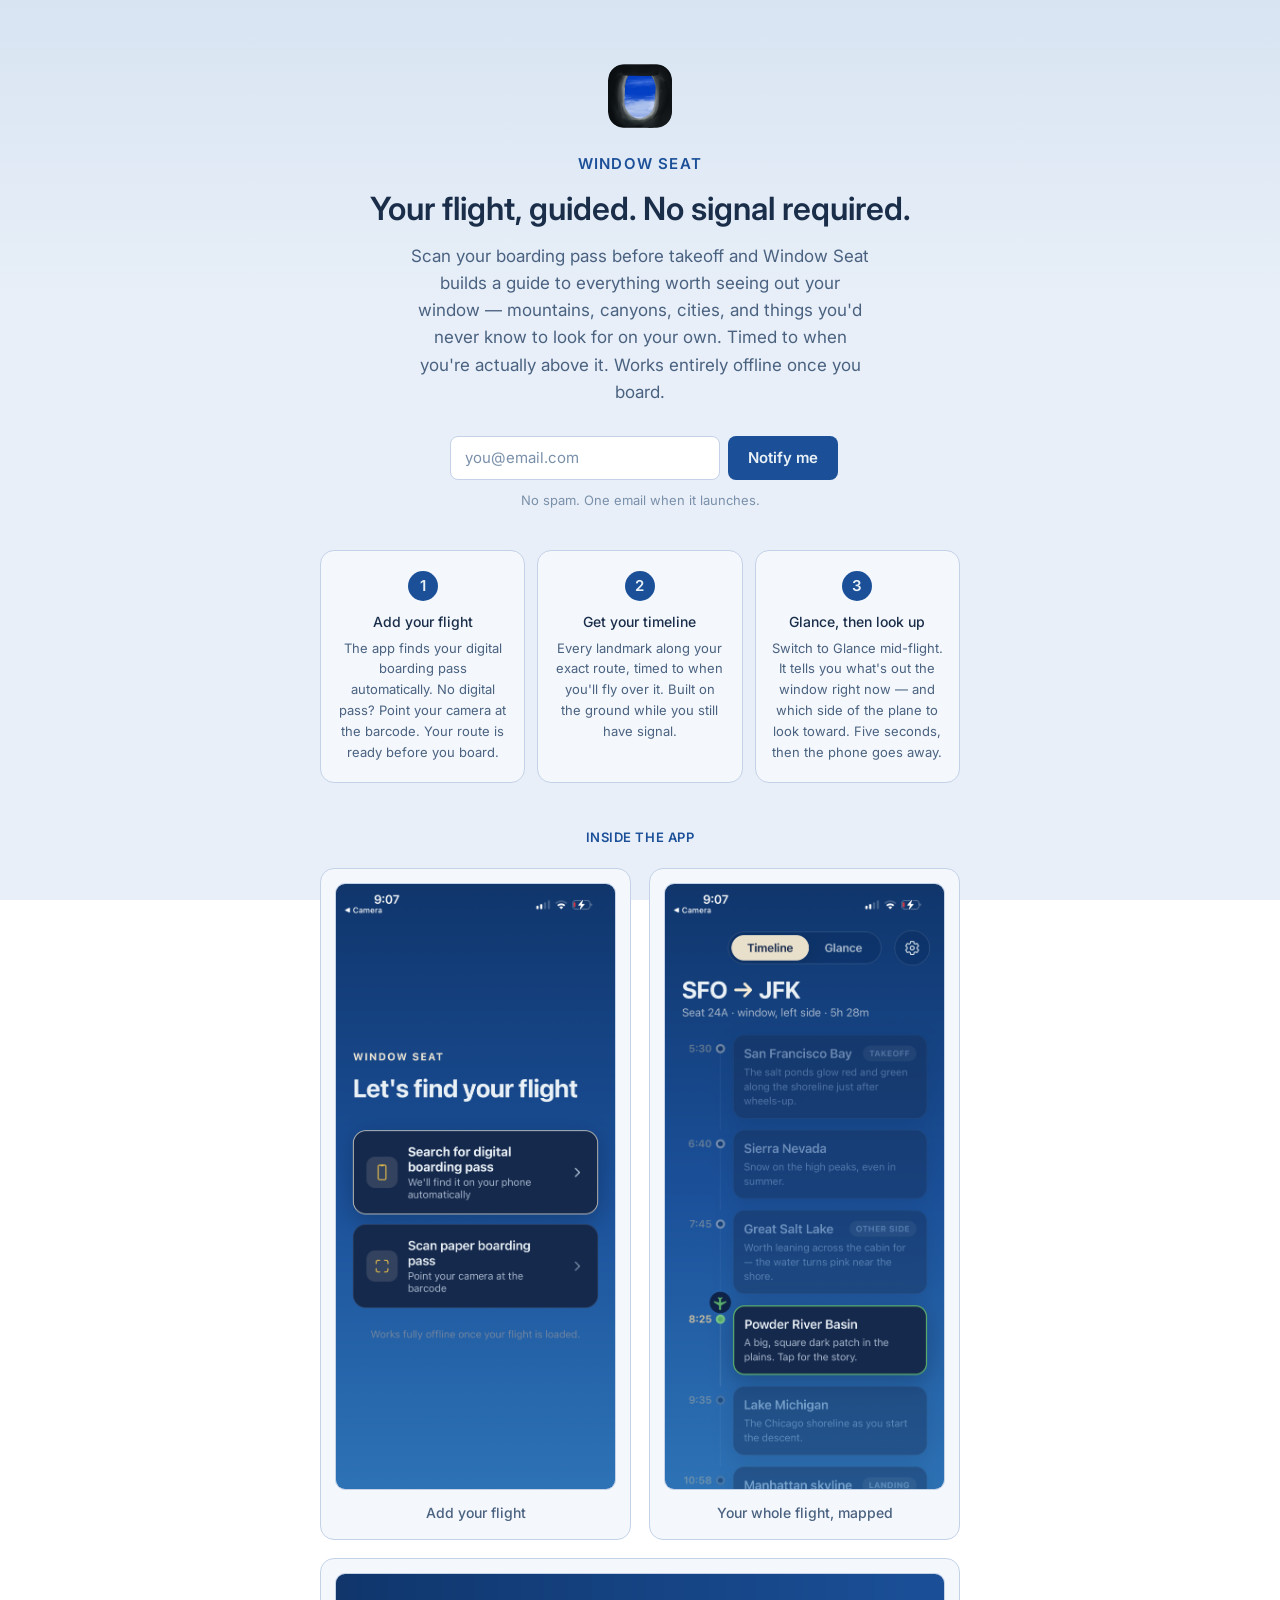
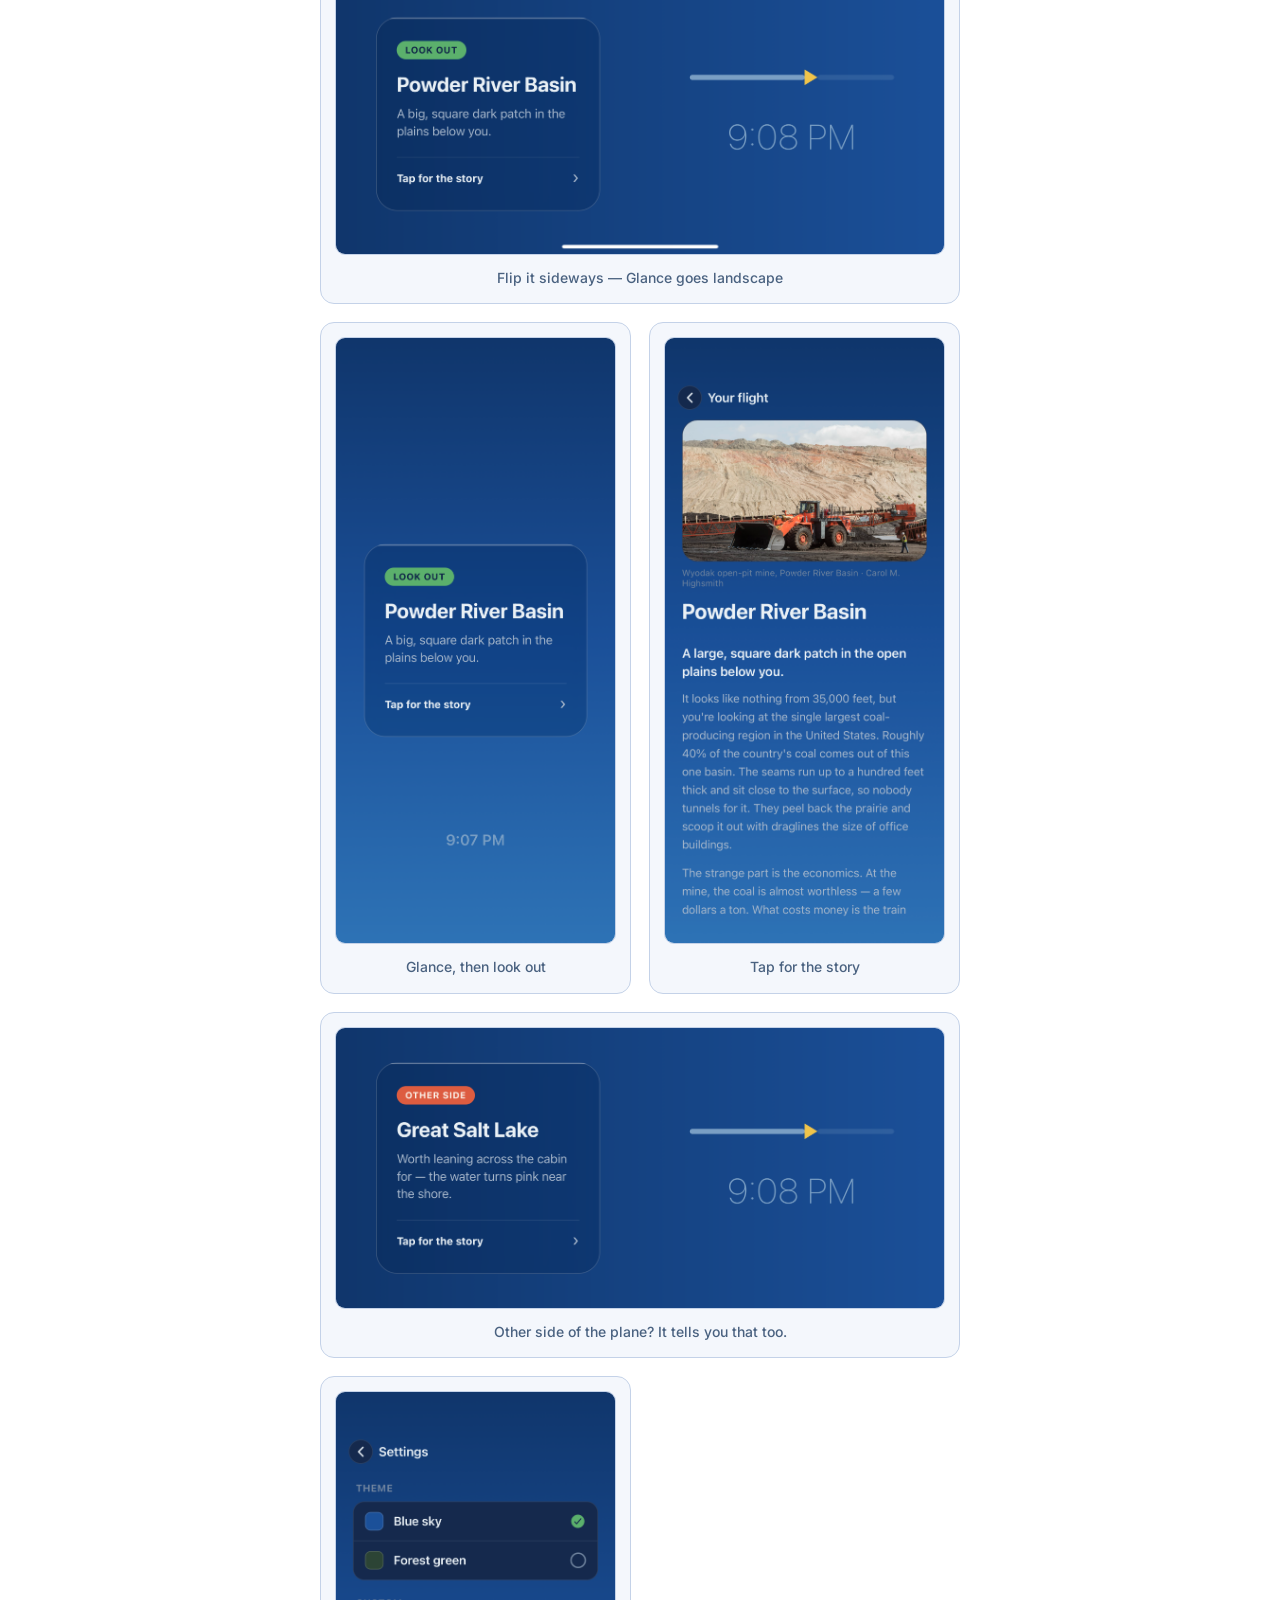
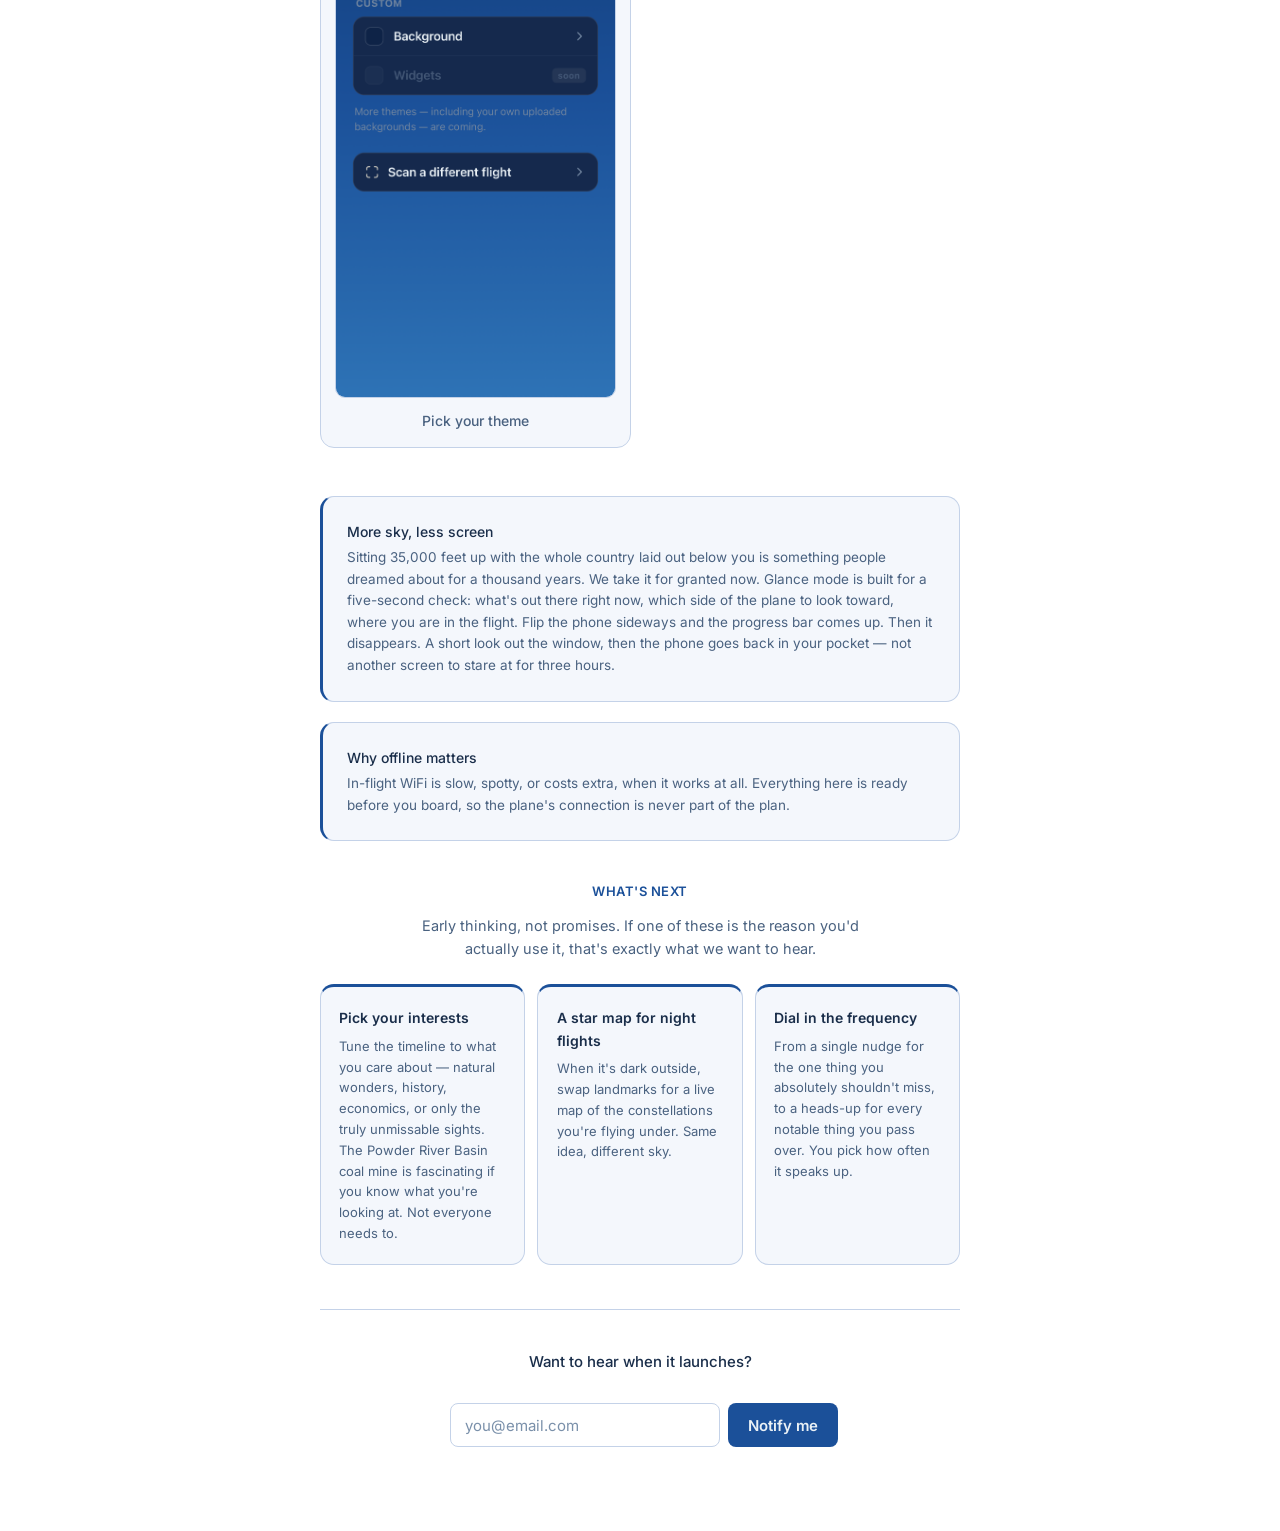
<file: index.html>
<!DOCTYPE html>
<html lang="en">
<head>
<meta charset="UTF-8">
<meta name="viewport" content="width=device-width, initial-scale=1.0">
<title>Window Seat: your flight, guided, no signal required</title>
<meta name="description" content="Window Seat: scan your boarding pass before takeoff. Get a timeline of what to look for out the window, when. No internet needed once you're in the air.">
<link rel="icon" type="image/png" href="images/app-icon.png">
<link rel="preconnect" href="https://fonts.googleapis.com">
<link rel="preconnect" href="https://fonts.gstatic.com" crossorigin>
<link href="https://fonts.googleapis.com/css2?family=Inter:wght@400;500;600&display=swap" rel="stylesheet">
<style>
  :root {
    --bg: #E8EFF8;            /* light cobalt-tinted background */
    --surface: #F4F7FC;       /* very light blue-white */
    --surface-active: #E2EAF4;
    --card: #FFFFFF;
    --border: #C4D2E8;
    --text-primary: #1A2E4A;  /* deep navy */
    --text-secondary: #4A6280;
    --text-tertiary: #7A90AA;
    --accent: #1B5099;        /* cobalt from the app */
    --accent-dark: #14396E;
    --accent-text: #EAF1F6;   /* light blue on cobalt */
    --sand: #A0B8D0;          /* muted steel blue */
    --radius-md: 8px;
    --radius-lg: 14px;
  }
  * { box-sizing: border-box; }
  body {
    margin: 0;
    font-family: 'Inter', -apple-system, BlinkMacSystemFont, sans-serif;
    background: linear-gradient(180deg, #D8E4F2 0%, var(--bg) 34%);
    background-attachment: fixed;
    color: var(--text-primary);
    line-height: 1.6;
  }
  .wrap {
    max-width: 680px;
    margin: 0 auto;
    padding: 3rem 1.25rem 4rem;
  }
  .hero {
    text-align: center;
    padding: 1rem 0 2.5rem;
  }
  .app-icon {
    width: 64px;
    height: 64px;
    border-radius: 16px;
    margin-bottom: 1rem;
  }
  .brand {
    font-size: 15px;
    font-weight: 600;
    letter-spacing: 0.08em;
    text-transform: uppercase;
    color: var(--accent);
    margin: 0 0 0.75rem;
  }
  h1 {
    font-size: clamp(26px, 5vw, 32px);
    line-height: 1.3;
    margin: 0 0 0.85rem;
    font-weight: 600;
  }
  .subhead {
    font-size: 17px;
    color: var(--text-secondary);
    max-width: 460px;
    margin: 0 auto;
  }
  form.signup {
    display: flex;
    gap: 8px;
    max-width: 380px;
    margin: 1.85rem auto 0;
  }
  input[type="email"] {
    flex: 1;
    height: 44px;
    padding: 0 14px;
    border-radius: var(--radius-md);
    border: 1px solid var(--border);
    background: var(--card);
    font-size: 15px;
    font-family: inherit;
    color: var(--text-primary);
  }
  input[type="email"]::placeholder { color: var(--text-tertiary); }
  input[type="email"]:focus {
    outline: none;
    box-shadow: 0 0 0 2px var(--accent);
  }
  button.btn-primary {
    height: 44px;
    padding: 0 20px;
    border-radius: var(--radius-md);
    border: none;
    background: var(--accent);
    color: var(--accent-text);
    font-size: 15px;
    font-weight: 600;
    font-family: inherit;
    cursor: pointer;
    white-space: nowrap;
  }
  button.btn-primary:hover { background: var(--accent-dark); }
  button.btn-primary:disabled { opacity: 0.6; cursor: default; }
  .form-note {
    font-size: 13px;
    color: var(--text-tertiary);
    margin: 10px 0 0;
  }
  .steps {
    display: grid;
    grid-template-columns: repeat(3, minmax(0, 1fr));
    gap: 12px;
    margin-bottom: 2.75rem;
  }
  .step-card {
    background: var(--surface);
    border: 1px solid var(--border);
    border-radius: var(--radius-lg);
    padding: 1.25rem 1rem;
    text-align: center;
  }
  .step-card .step-num {
    width: 30px;
    height: 30px;
    margin: 0 auto;
    border-radius: 50%;
    background: var(--accent);
    color: var(--accent-text);
    font-size: 15px;
    font-weight: 600;
    display: flex;
    align-items: center;
    justify-content: center;
  }
  .step-card p.title {
    font-size: 14px;
    font-weight: 500;
    margin: 10px 0 4px;
  }
  .step-card p.desc {
    font-size: 13px;
    color: var(--text-secondary);
    margin: 0;
  }
  .section-label {
    font-size: 13px;
    font-weight: 600;
    color: var(--accent);
    text-transform: uppercase;
    letter-spacing: 0.04em;
    text-align: center;
    margin: 0 0 1.25rem;
  }
  .ideas-lead {
    text-align: center;
    font-size: 14.5px;
    color: var(--text-secondary);
    max-width: 460px;
    margin: -0.5rem auto 1.5rem;
  }
  .ideas {
    display: grid;
    grid-template-columns: repeat(3, minmax(0, 1fr));
    gap: 12px;
    margin-bottom: 2.75rem;
  }
  .idea-card {
    background: var(--surface);
    border: 1px solid var(--border);
    border-top: 3px solid var(--accent);
    border-radius: var(--radius-lg);
    padding: 1.25rem 1.15rem;
  }
  .idea-card p.title {
    font-size: 14px;
    font-weight: 600;
    margin: 0 0 6px;
  }
  .idea-card p.desc {
    font-size: 13px;
    color: var(--text-secondary);
    margin: 0;
  }
  @media (max-width: 600px) {
    .ideas { grid-template-columns: 1fr; }
  }
  .gallery {
    display: grid;
    grid-template-columns: repeat(2, minmax(0, 1fr));
    gap: 18px;
    margin-bottom: 3rem;
  }
  .gallery figure {
    margin: 0;
    background: var(--surface);
    border: 1px solid var(--border);
    border-radius: var(--radius-lg);
    padding: 14px;
  }
  .gallery figure.wide {
    grid-column: span 2;
  }
  .gallery img {
    width: 100%;
    height: auto;
    border-radius: 10px;
    display: block;
    border: 1px solid var(--border);
  }
  .gallery figcaption {
    font-size: 14px;
    font-weight: 500;
    color: var(--text-secondary);
    text-align: center;
    margin-top: 12px;
  }
  .panel {
    background: var(--surface);
    border: 1px solid var(--border);
    border-left: 3px solid var(--accent);
    border-radius: var(--radius-lg);
    padding: 1.5rem;
    margin-bottom: 1.25rem;
    display: flex;
    align-items: flex-start;
    gap: 14px;
  }
  .panel p.title {
    font-size: 14px;
    font-weight: 500;
    margin: 0 0 4px;
  }
  .panel p.desc {
    font-size: 13.5px;
    color: var(--text-secondary);
    margin: 0;
  }
  .footer-cta {
    text-align: center;
    border-top: 1px solid var(--border);
    padding-top: 2.5rem;
    margin-top: 1.5rem;
  }
  .footer-cta p {
    font-size: 15px;
    font-weight: 500;
    margin: 0 0 1.25rem;
  }
  @media (max-width: 600px) {
    .gallery { grid-template-columns: 1fr; gap: 16px; }
  }
  @media (max-width: 480px) {
    .steps { grid-template-columns: 1fr; }
    form.signup { flex-direction: column; }
  }
</style>
</head>
<body>
<div class="wrap">

  <div class="hero">
    <img src="images/app-icon.png" alt="Window Seat app icon: looking out a plane window at a blue sky with clouds" class="app-icon">
    <p class="brand">Window Seat</p>
    <h1>Your flight, guided. No signal required.</h1>
    <p class="subhead">Scan your boarding pass before takeoff and Window Seat builds a guide to everything worth seeing out your window — mountains, canyons, cities, and things you'd never know to look for on your own. Timed to when you're actually above it. Works entirely offline once you board.</p>

    <form class="signup" id="form-top">
      <input type="email" name="email" placeholder="you@email.com" required>
      <button type="submit" class="btn-primary">Notify me</button>
    </form>
    <p class="form-note" id="note-top">No spam. One email when it launches.</p>
  </div>

  <div class="steps">
    <div class="step-card">
      <div class="step-num">1</div>
      <p class="title">Add your flight</p>
      <p class="desc">The app finds your digital boarding pass automatically. No digital pass? Point your camera at the barcode. Your route is ready before you board.</p>
    </div>
    <div class="step-card">
      <div class="step-num">2</div>
      <p class="title">Get your timeline</p>
      <p class="desc">Every landmark along your exact route, timed to when you'll fly over it. Built on the ground while you still have signal.</p>
    </div>
    <div class="step-card">
      <div class="step-num">3</div>
      <p class="title">Glance, then look up</p>
      <p class="desc">Switch to Glance mid-flight. It tells you what's out the window right now — and which side of the plane to look toward. Five seconds, then the phone goes away.</p>
    </div>
  </div>

  <p class="section-label">Inside the app</p>
  <div class="gallery">
    <figure>
      <img src="images/ss-scan.png" alt="Add your flight screen with two options: find digital boarding pass or scan paper">
      <figcaption>Add your flight</figcaption>
    </figure>
    <figure>
      <img src="images/ss-timeline.png" alt="Flight timeline from SFO to JFK showing landmarks with a plane position marker at Powder River Basin">
      <figcaption>Your whole flight, mapped</figcaption>
    </figure>
    <figure class="wide">
      <img src="images/ss-glance-ls-lookout.png" alt="Landscape glance mode: Look Out card for Powder River Basin on the left, flight progress bar and time on the right">
      <figcaption>Flip it sideways — Glance goes landscape</figcaption>
    </figure>
    <figure>
      <img src="images/ss-glance.png" alt="Portrait glance screen: glass card showing Powder River Basin with time below">
      <figcaption>Glance, then look out</figcaption>
    </figure>
    <figure>
      <img src="images/ss-story.png" alt="Landmark detail screen with a photo of the Powder River Basin coal mine and a long-form story">
      <figcaption>Tap for the story</figcaption>
    </figure>
    <figure class="wide">
      <img src="images/ss-glance-ls-otherside.png" alt="Landscape glance mode: Other Side card for Great Salt Lake, with progress bar and 9:08 PM">
      <figcaption>Other side of the plane? It tells you that too.</figcaption>
    </figure>
    <figure>
      <img src="images/ss-settings.png" alt="Settings screen showing Blue Sky and Forest Green themes, plus Custom background option">
      <figcaption>Pick your theme</figcaption>
    </figure>
  </div>

  <div class="panel">
    <div>
      <p class="title">More sky, less screen</p>
      <p class="desc">Sitting 35,000 feet up with the whole country laid out below you is something people dreamed about for a thousand years. We take it for granted now. Glance mode is built for a five-second check: what's out there right now, which side of the plane to look toward, where you are in the flight. Flip the phone sideways and the progress bar comes up. Then it disappears. A short look out the window, then the phone goes back in your pocket — not another screen to stare at for three hours.</p>
    </div>
  </div>

  <div class="panel" style="margin-bottom: 2.5rem;">
    <div>
      <p class="title">Why offline matters</p>
      <p class="desc">In-flight WiFi is slow, spotty, or costs extra, when it works at all. Everything here is ready before you board, so the plane's connection is never part of the plan.</p>
    </div>
  </div>

  <p class="section-label">What's next</p>
  <p class="ideas-lead">Early thinking, not promises. If one of these is the reason you'd actually use it, that's exactly what we want to hear.</p>
  <div class="ideas">
    <div class="idea-card">
      <p class="title">Pick your interests</p>
      <p class="desc">Tune the timeline to what you care about — natural wonders, history, economics, or only the truly unmissable sights. The Powder River Basin coal mine is fascinating if you know what you're looking at. Not everyone needs to.</p>
    </div>
    <div class="idea-card">
      <p class="title">A star map for night flights</p>
      <p class="desc">When it's dark outside, swap landmarks for a live map of the constellations you're flying under. Same idea, different sky.</p>
    </div>
    <div class="idea-card">
      <p class="title">Dial in the frequency</p>
      <p class="desc">From a single nudge for the one thing you absolutely shouldn't miss, to a heads-up for every notable thing you pass over. You pick how often it speaks up.</p>
    </div>
  </div>

  <div class="footer-cta">
    <p>Want to hear when it launches?</p>
    <form class="signup" id="form-bottom">
      <input type="email" name="email" placeholder="you@email.com" required>
      <button type="submit" class="btn-primary">Notify me</button>
    </form>
    <p class="form-note" id="note-bottom"></p>
  </div>

</div>

<script>
  // Web3Forms access key (submissions delivered to the email registered at web3forms.com)
  const WEB3FORMS_KEY = "8008625f-be5d-4ee2-ae76-e5a9e616a608";

  async function handleSubmit(formId, noteId) {
    const form = document.getElementById(formId);
    const note = document.getElementById(noteId);

    form.addEventListener("submit", async (e) => {
      e.preventDefault();
      const btn = form.querySelector("button");
      const input = form.querySelector("input[type=email]");
      const email = input.value.trim();

      if (!email || !email.includes("@")) return;

      btn.disabled = true;
      btn.textContent = "Sending...";

      try {
        const res = await fetch("https://api.web3forms.com/submit", {
          method: "POST",
          headers: { "Content-Type": "application/json", Accept: "application/json" },
          body: JSON.stringify({
            access_key: WEB3FORMS_KEY,
            email: email,
            subject: "New window-app landing page signup",
            from_name: "Window App Landing Page"
          })
        });
        const data = await res.json();

        if (data.success) {
          btn.textContent = "You're on the list";
          input.disabled = true;
          note.textContent = "Thanks, you'll hear from us when it's ready.";
        } else {
          btn.textContent = "Try again";
          btn.disabled = false;
          note.textContent = "Something went wrong. Please try again.";
        }
      } catch (err) {
        btn.textContent = "Try again";
        btn.disabled = false;
        note.textContent = "Something went wrong. Please try again.";
      }
    });
  }

  handleSubmit("form-top", "note-top");
  handleSubmit("form-bottom", "note-bottom");
</script>
</body>
</html>
</file>
